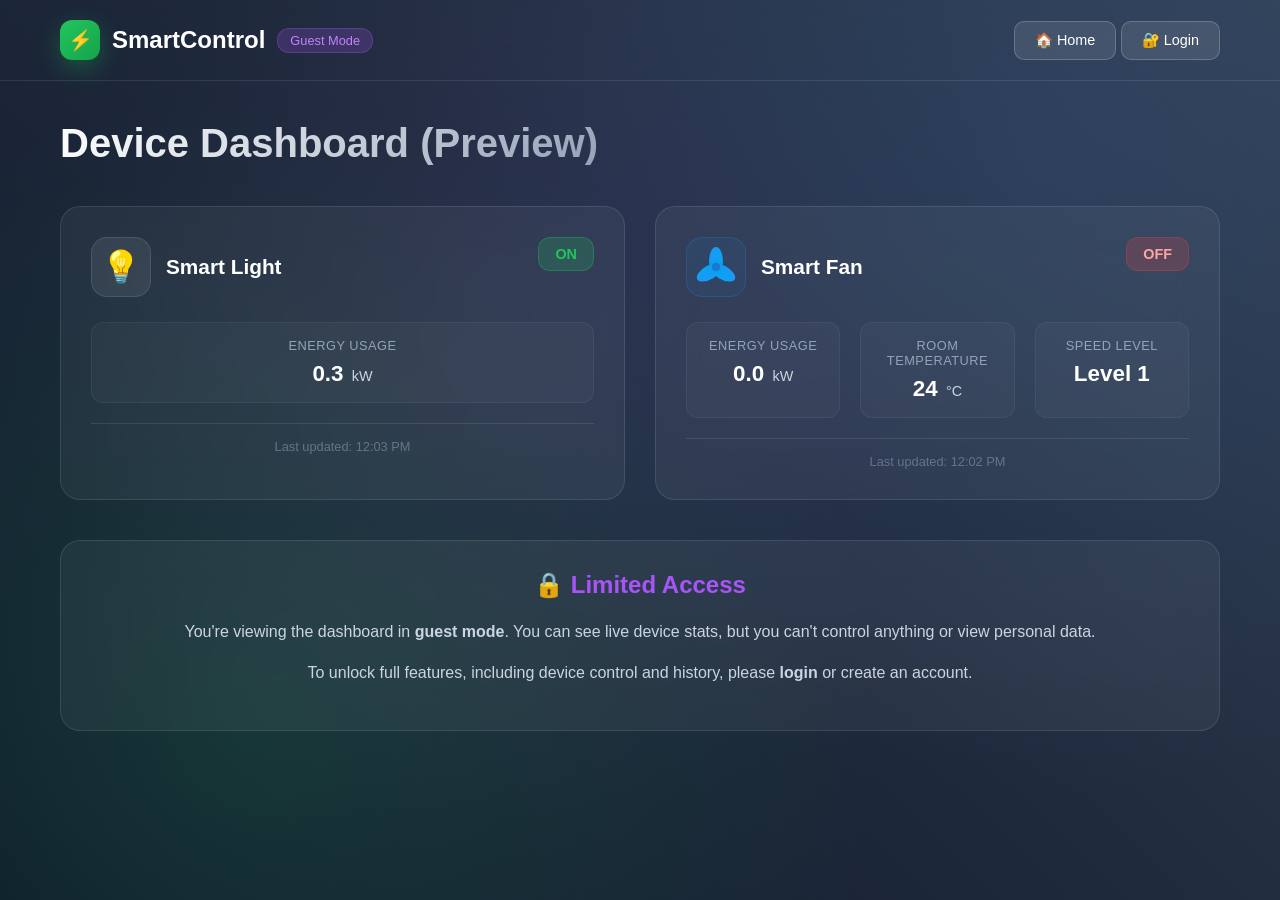
<file: html/guest.html>
<!DOCTYPE html>
<html lang="en">
<head>
    <meta charset="UTF-8">
    <meta name="viewport" content="width=device-width, initial-scale=1.0">
    <title>SmartControl - Guest Dashboard</title>
    <link rel="stylesheet" href="../css/guest.css">
</head>
<body>
    <div class="background"></div>

    <!-- Header -->
    <header class="header">
        <div class="header-container">
            <div class="brand">
                <div class="brand-icon">⚡</div>
                <span class="brand-name">SmartControl</span>
                <span class="guest-badge">Guest Mode</span>
            </div>
            <div>
                <button class="home-btn" onclick="goToHomepage()">🏠 Home</button>
                <button class="home-btn" onclick="goToLogin()">🔐 Login</button>
            </div>
        </div>
    </header>

    <!-- Main Dashboard -->
    <main class="main-container">
        <div class="dashboard-header">
            <h1 class="dashboard-title">Device Dashboard (Preview)</h1>
        </div>

        <!-- Device Cards -->
        <div class="devices-grid">
            <!-- Light Card -->
            <div class="device-card">
                <div class="device-header">
                    <div class="device-icon-container">
                        <div class="device-icon">💡</div>
                        <div class="device-name">Smart Light</div>
                    </div>
                    <div class="device-status on">
                        <span class="status-text">ON</span>
                    </div>
                </div>
                <div class="device-metrics">
                    <div class="metric">
                        <div class="metric-label">Energy Usage</div>
                        <div class="metric-value">
                            <span id="lightEnergyValue">0.3</span>
                            <span class="metric-unit">kW</span>
                        </div>
                    </div>
                </div>
                <div class="device-footer">
                    <div class="last-updated">
                        Last updated: <span id="lightLastUpdate">12:03 PM</span>
                    </div>
                </div>
            </div>

            <!-- Fan Card -->
            <div class="device-card">
                <div class="device-header">
                    <div class="device-icon-container">
                        <div class="device-icon fan-icon">
                            <div class="fan-blades spinning">
                                <div class="blade blade1"></div>
                                <div class="blade blade2"></div>
                                <div class="blade blade3"></div>
                                <div class="fan-center"></div>
                            </div>
                        </div>
                        <div class="device-name">Smart Fan</div>
                    </div>
                    <div class="device-status off">
                        <span class="status-text">OFF</span>
                    </div>
                </div>
                <div class="device-metrics">
                    <div class="metric">
                        <div class="metric-label">Energy Usage</div>
                        <div class="metric-value">
                            <span id="fanEnergyValue">0.0</span>
                            <span class="metric-unit">kW</span>
                        </div>
                    </div>
                    <div class="metric">
                        <div class="metric-label">Room Temperature</div>
                        <div class="metric-value">
                            <span id="fanTempValue">24</span>
                            <span class="metric-unit">°C</span>
                        </div>
                    </div>
                    <div class="metric">
                        <div class="metric-label">Speed Level</div>
                        <div class="metric-value">
                            <span id="fanSpeedValue">Level 1</span>
                        </div>
                    </div>
                </div>
                <div class="device-footer">
                    <div class="last-updated">
                        Last updated: <span id="fanLastUpdate">12:02 PM</span>
                    </div>
                </div>
            </div>
        </div>

        <!-- Info Panel -->
        <div class="info-panel">
            <div class="info-header">
                <h3>🔒 Limited Access</h3>
            </div>
            <div class="info-content">
                <p>You're viewing the dashboard in <strong>guest mode</strong>. You can see live device stats, but you can't control anything or view personal data.</p>
                <p>To unlock full features, including device control and history, please <b>login</b> or create an account.</p>
            </div>
        </div>
    </main>

    <script src="../js/guest.js"></script>
</body>
</html>
</file>
<file: css/guest.css>
* {
    margin: 0;
    padding: 0;
    box-sizing: border-box;
}

body {
    font-family: 'Inter', -apple-system, BlinkMacSystemFont, sans-serif;
    background: #0f172a;
    color: white;
    min-height: 100vh;
    overflow-x: hidden;
}

/* Animated Background */
.background {
    position: fixed;
    top: 0;
    left: 0;
    width: 100%;
    height: 100%;
    background: linear-gradient(45deg, #0f172a, #1e293b, #334155);
    z-index: -2;
}

.background::before {
    content: '';
    position: absolute;
    top: 0;
    left: 0;
    right: 0;
    bottom: 0;
    background: 
        radial-gradient(circle at 20% 80%, rgba(34, 197, 94, 0.15) 0%, transparent 50%),
        radial-gradient(circle at 80% 20%, rgba(59, 130, 246, 0.1) 0%, transparent 50%),
        radial-gradient(circle at 40% 40%, rgba(168, 85, 247, 0.08) 0%, transparent 50%);
    animation: backgroundShift 20s ease-in-out infinite;
}

@keyframes backgroundShift {
    0%, 100% { transform: scale(1) rotate(0deg); }
    50% { transform: scale(1.1) rotate(1deg); }
}

/* Header */
.header {
    padding: 20px 0;
    border-bottom: 1px solid rgba(255, 255, 255, 0.1);
    backdrop-filter: blur(20px);
    position: sticky;
    top: 0;
    z-index: 100;
}

.header-container {
    max-width: 1200px;
    margin: 0 auto;
    padding: 0 20px;
    display: flex;
    justify-content: space-between;
    align-items: center;
}

.brand {
    display: flex;
    align-items: center;
    gap: 12px;
}

.brand-icon {
    width: 40px;
    height: 40px;
    background: linear-gradient(135deg, #22c55e, #16a34a);
    border-radius: 12px;
    display: flex;
    align-items: center;
    justify-content: center;
    font-size: 20px;
    box-shadow: 0 8px 25px rgba(34, 197, 94, 0.3);
}

.brand-name {
    font-size: 1.5rem;
    font-weight: 700;
}

.guest-badge {
    background: rgba(168, 85, 247, 0.2);
    color: #c084fc;
    padding: 4px 12px;
    border-radius: 12px;
    font-size: 0.8rem;
    font-weight: 500;
    border: 1px solid rgba(168, 85, 247, 0.3);
}

.home-btn {
    background: rgba(255, 255, 255, 0.1);
    color: white;
    border: 1px solid rgba(255, 255, 255, 0.2);
    padding: 10px 20px;
    border-radius: 10px;
    cursor: pointer;
    transition: all 0.3s ease;
    font-size: 0.9rem;
    font-weight: 500;
    backdrop-filter: blur(10px);
}

.home-btn:hover {
    background: rgba(255, 255, 255, 0.15);
    border-color: #22c55e;
    color: #22c55e;
    transform: translateY(-2px);
}

/* Main Container */
.main-container {
    max-width: 1200px;
    margin: 0 auto;
    padding: 40px 20px;
}

.dashboard-header {
    display: flex;
    justify-content: space-between;
    align-items: center;
    margin-bottom: 40px;
}

.dashboard-title {
    font-size: 2.5rem;
    font-weight: 700;
    background: linear-gradient(135deg, #ffffff, #94a3b8);
    -webkit-background-clip: text;
    -webkit-text-fill-color: transparent;
    background-clip: text;
}

.status-indicator {
    display: flex;
    align-items: center;
    gap: 8px;
    background: rgba(255, 255, 255, 0.05);
    padding: 8px 16px;
    border-radius: 20px;
    border: 1px solid rgba(255, 255, 255, 0.1);
}

.status-dot {
    width: 8px;
    height: 8px;
    border-radius: 50%;
    background: #ef4444;
    animation: pulse 2s infinite;
}

.status-dot.connected {
    background: #22c55e;
}

@keyframes pulse {
    0%, 100% { opacity: 1; }
    50% { opacity: 0.5; }
}

/* Device Grid */
.devices-grid {
    display: grid;
    grid-template-columns: repeat(auto-fit, minmax(400px, 1fr));
    gap: 30px;
    margin-bottom: 40px;
}

.device-card {
    background: rgba(255, 255, 255, 0.05);
    backdrop-filter: blur(20px);
    border: 1px solid rgba(255, 255, 255, 0.1);
    border-radius: 20px;
    padding: 30px;
    transition: all 0.3s ease;
}

.device-card:hover {
    background: rgba(255, 255, 255, 0.08);
    transform: translateY(-5px);
    box-shadow: 0 20px 40px rgba(0, 0, 0, 0.2);
}

.device-header {
    display: flex;
    justify-content: space-between;
    align-items: flex-start;
    margin-bottom: 25px;
}

.device-icon-container {
    display: flex;
    align-items: center;
    gap: 15px;
}

.device-icon {
    width: 60px;
    height: 60px;
    border-radius: 16px;
    display: flex;
    align-items: center;
    justify-content: center;
    font-size: 2rem;
    background: rgba(255, 255, 255, 0.08);
    border: 1px solid rgba(255, 255, 255, 0.1);
}

.device-name {
    font-size: 1.3rem;
    font-weight: 600;
    color: white;
}

.device-status {
    padding: 8px 16px;
    border-radius: 12px;
    font-size: 0.9rem;
    font-weight: 600;
    border: 1px solid;
}

.device-status.on {
    background: rgba(34, 197, 94, 0.2);
    color: #22c55e;
    border-color: rgba(34, 197, 94, 0.3);
}

.device-status.off {
    background: rgba(239, 68, 68, 0.2);
    color: #fca5a5;
    border-color: rgba(239, 68, 68, 0.3);
}

/* Custom Fan Icon */
.fan-icon {
    position: relative;
    background: linear-gradient(135deg, rgba(33, 150, 243, 0.1), rgba(3, 169, 244, 0.05)) !important;
    border-color: rgba(33, 150, 243, 0.2) !important;
}

.fan-blades {
    position: relative;
    width: 40px;
    height: 40px;
}

.fan-blades.spinning {
    animation: fanSpin 1s linear infinite;
}

.blade {
    position: absolute;
    width: 14px;
    height: 24px;
    background: linear-gradient(135deg, #2196F3, #03A9F4);
    border-radius: 50% 50% 50% 50% / 60% 60% 40% 40%;
    transform-origin: 50% 90%;
}

.blade1 {
    top: 0;
    left: 50%;
    transform: translateX(-50%) rotate(0deg);
}

.blade2 {
    top: 0;
    left: 50%;
    transform: translateX(-50%) rotate(120deg);
}

.blade3 {
    top: 0;
    left: 50%;
    transform: translateX(-50%) rotate(240deg);
}

.fan-center {
    position: absolute;
    top: 50%;
    left: 50%;
    width: 8px;
    height: 8px;
    background: #1976D2;
    border-radius: 50%;
    transform: translate(-50%, -50%);
    box-shadow: 0 0 6px rgba(25, 118, 210, 0.5);
}

@keyframes fanSpin {
    from { transform: rotate(0deg); }
    to { transform: rotate(360deg); }
}

/* Device Metrics */
.device-metrics {
    display: grid;
    grid-template-columns: repeat(auto-fit, minmax(120px, 1fr));
    gap: 20px;
    margin-bottom: 20px;
}

.metric {
    text-align: center;
    padding: 15px;
    background: rgba(255, 255, 255, 0.03);
    border-radius: 12px;
    border: 1px solid rgba(255, 255, 255, 0.05);
}

.metric-label {
    font-size: 0.8rem;
    color: #94a3b8;
    margin-bottom: 8px;
    text-transform: uppercase;
    letter-spacing: 0.5px;
}

.metric-value {
    font-size: 1.4rem;
    font-weight: 700;
    color: white;
}

.metric-unit {
    font-size: 0.9rem;
    font-weight: 400;
    color: #cbd5e1;
    margin-left: 2px;
}

.device-footer {
    text-align: center;
    padding-top: 15px;
    border-top: 1px solid rgba(255, 255, 255, 0.1);
}

.last-updated {
    font-size: 0.8rem;
    color: #64748b;
}

/* Info Panel */
.info-panel {
    background: rgba(255, 255, 255, 0.05);
    backdrop-filter: blur(20px);
    border: 1px solid rgba(255, 255, 255, 0.1);
    border-radius: 20px;
    padding: 30px;
    text-align: center;
}

.info-header h3 {
    font-size: 1.5rem;
    margin-bottom: 20px;
    color: #a855f7;
}

.info-content p {
    color: #cbd5e1;
    line-height: 1.6;
    margin-bottom: 15px;
}

.info-actions {
    display: flex;
    gap: 15px;
    justify-content: center;
    margin-top: 25px;
    flex-wrap: wrap;
}

.info-btn {
    padding: 12px 24px;
    border-radius: 10px;
    font-size: 0.9rem;
    font-weight: 600;
    cursor: pointer;
    transition: all 0.3s ease;
    border: none;
}

.info-btn.primary {
    background: linear-gradient(135deg, #22c55e, #16a34a);
    color: white;
}

.info-btn.primary:hover {
    transform: translateY(-2px);
    box-shadow: 0 8px 25px rgba(34, 197, 94, 0.3);
}

.info-btn.secondary {
    background: rgba(255, 255, 255, 0.1);
    color: #e2e8f0;
    border: 1px solid rgba(255, 255, 255, 0.2);
}

.info-btn.secondary:hover {
    background: rgba(255, 255, 255, 0.15);
    border-color: #22c55e;
    color: #22c55e;
}

/* Loading Overlay */
.loading-overlay {
    position: fixed;
    top: 0;
    left: 0;
    width: 100%;
    height: 100%;
    background: rgba(15, 23, 42, 0.9);
    backdrop-filter: blur(10px);
    display: flex;
    flex-direction: column;
    align-items: center;
    justify-content: center;
    z-index: 1000;
    opacity: 1;
    transition: opacity 0.5s ease;
}

.loading-overlay.hidden {
    opacity: 0;
    pointer-events: none;
}

.loading-spinner {
    width: 50px;
    height: 50px;
    border: 4px solid rgba(34, 197, 94, 0.3);
    border-radius: 50%;
    border-top-color: #22c55e;
    animation: spin 1s ease-in-out infinite;
    margin-bottom: 20px;
}

@keyframes spin {
    to { transform: rotate(360deg); }
}

.loading-text {
    font-size: 1.1rem;
    color: #cbd5e1;
}

/* Responsive Design */
@media (max-width: 768px) {
    .dashboard-header {
        flex-direction: column;
        gap: 20px;
        text-align: center;
    }

    .dashboard-title {
        font-size: 2rem;
    }

    .devices-grid {
        grid-template-columns: 1fr;
        gap: 20px;
    }

    .device-card {
        padding: 20px;
    }

    .device-metrics {
        grid-template-columns: 1fr;
        gap: 10px;
    }

    .info-actions {
        flex-direction: column;
        align-items: center;
    }

    .info-btn {
        width: 200px;
    }

    .header-container {
        flex-direction: column;
        gap: 15px;
    }
}

@media (max-width: 480px) {
    .main-container {
        padding: 20px 15px;
    }

    .device-header {
        flex-direction: column;
        gap: 15px;
    }

    .metric {
        padding: 10px;
    }

    .metric-value {
        font-size: 1.2rem;
    }
}
</file>
